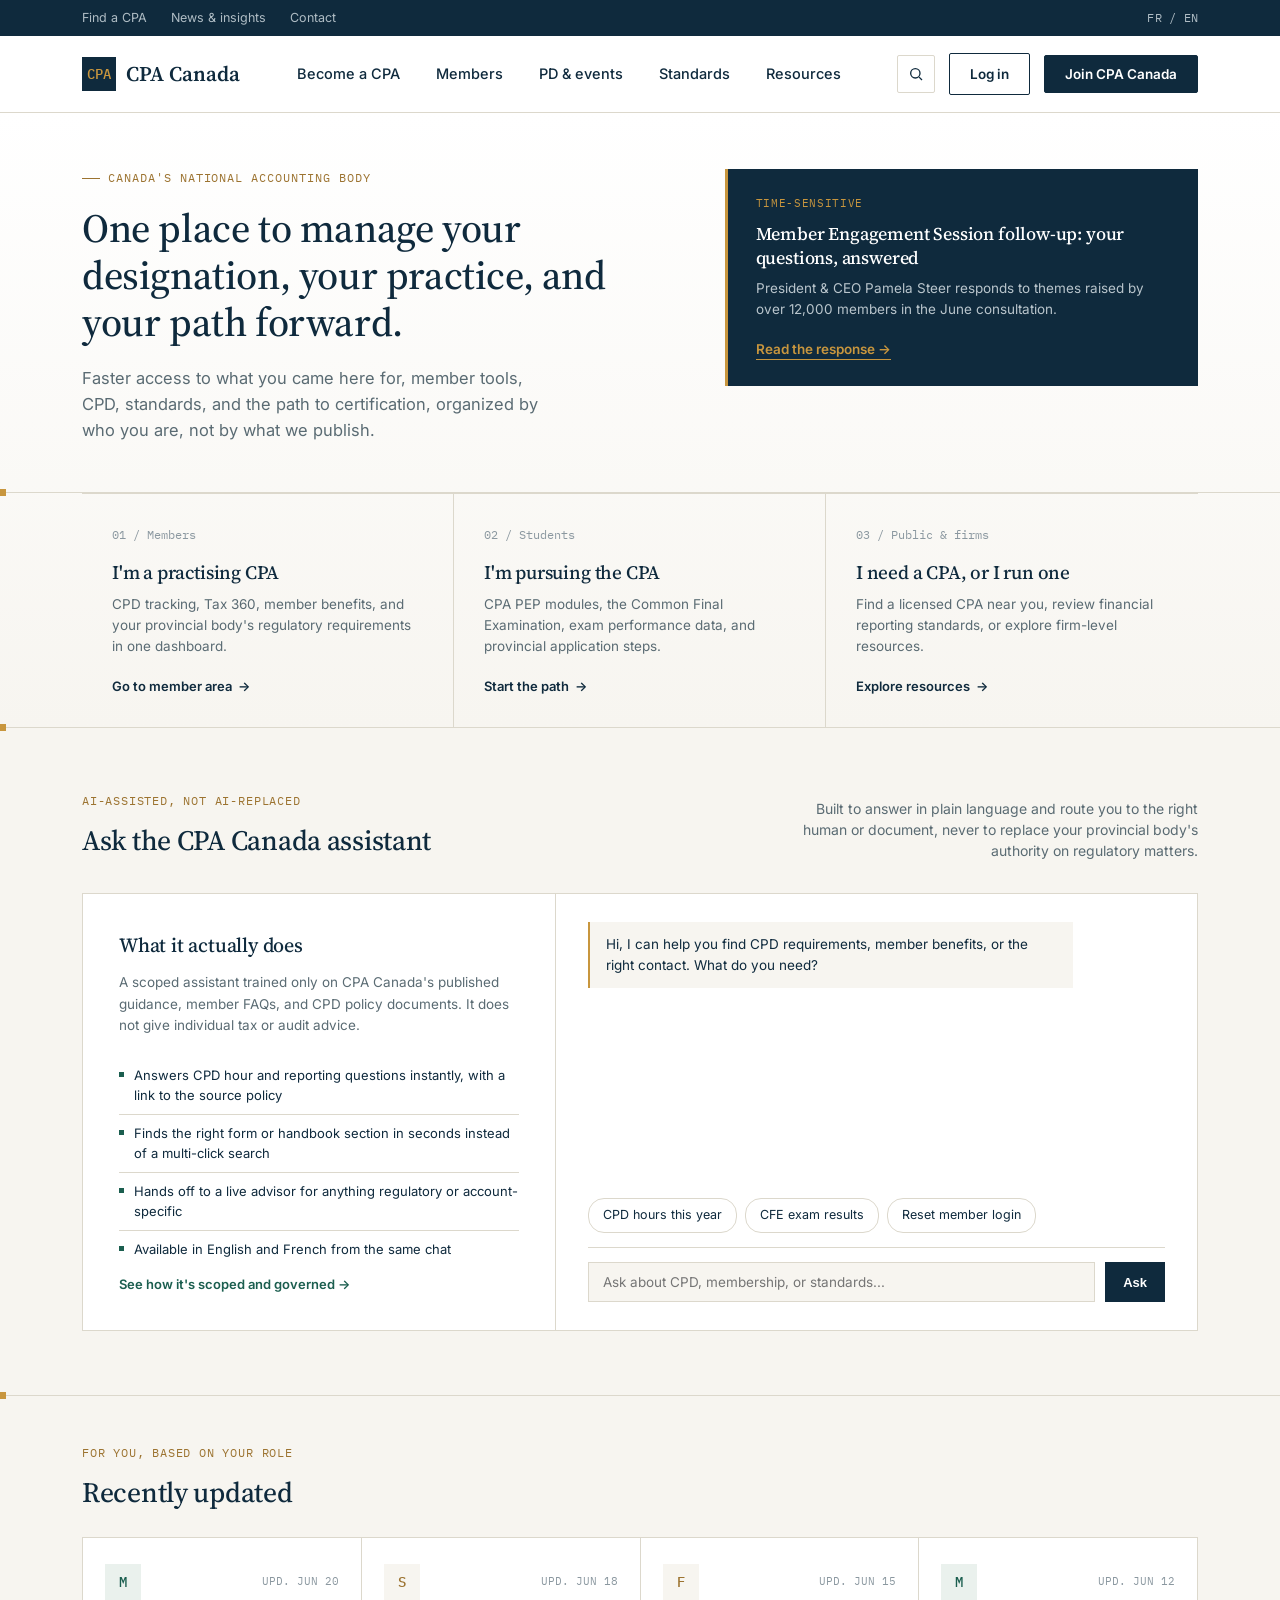
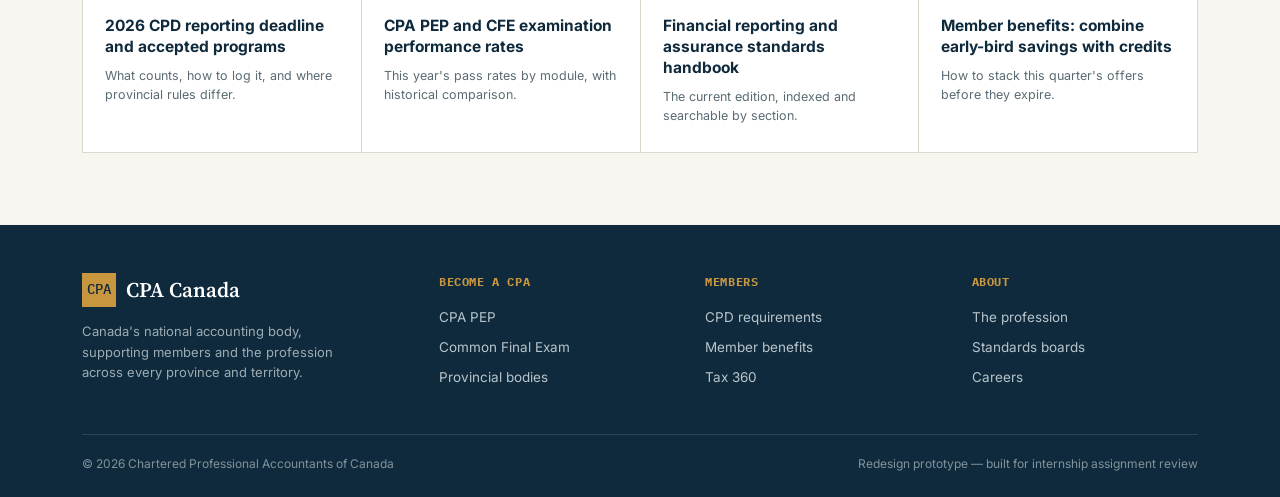
<file: index.html>
<!DOCTYPE html>
<html lang="en">
<head>
<meta charset="UTF-8">
<meta name="viewport" content="width=device-width, initial-scale=1.0">
<title>CPA Canada — Redesign Prototype</title>
<link rel="preconnect" href="https://fonts.googleapis.com">
<link rel="preconnect" href="https://fonts.gstatic.com" crossorigin>
<link href="https://fonts.googleapis.com/css2?family=Source+Serif+4:opsz,wght@8..60,400;8..60,500;8..60,600&family=Inter:wght@400;500;600;700&family=IBM+Plex+Mono:wght@400;500&display=swap" rel="stylesheet">
<link rel="stylesheet" href="css/main.css">
</head>
<body>

<div class="util-bar">
  <div class="wrap">
    <div class="util-links">
      <a href="find-a-cpa.html">Find a CPA</a>
      <a href="#">News &amp; insights</a>
      <a href="#">Contact</a>
    </div>
    <a href="#" class="lang-toggle">FR / EN</a>
  </div>
</div>

<header class="main">
  <div class="wrap nav-row">
    <a href="index.html" class="logo">
      <span class="mark">CPA</span>
      CPA Canada
    </a>
    <nav class="primary">
      <a href="#">Become a CPA</a>
      <a href="login.html">Members</a>
      <a href="#">PD &amp; events</a>
      <a href="#">Standards</a>
      <a href="find-a-cpa.html">Resources</a>
    </nav>
    <div class="header-actions">
      <button class="search-icon-btn" aria-label="Search">
        <svg width="16" height="16" viewBox="0 0 24 24" fill="none" stroke="#0F2A3D" stroke-width="2"><circle cx="11" cy="11" r="7"/><line x1="21" y1="21" x2="16.65" y2="16.65"/></svg>
      </button>
      <a href="login.html" class="btn">Log in</a>
      <button class="btn solid">Join CPA Canada</button>
    </div>
  </div>
</header>

<section class="hero">
  <div class="wrap">
    <div class="hero-top">
      <div>
        <span class="hero-eyebrow">Canada's national accounting body</span>
        <h1>One place to manage your designation, your practice, and your path forward.</h1>
        <p class="lede">Faster access to what you came here for, member tools, CPD, standards, and the path to certification, organized by who you are, not by what we publish.</p>
      </div>
      <div class="urgent-card">
        <span class="tag">Time-sensitive</span>
        <h3>Member Engagement Session follow-up: your questions, answered</h3>
        <p>President &amp; CEO Pamela Steer responds to themes raised by over 12,000 members in the June consultation.</p>
        <a href="#" class="inline-link">Read the response →</a>
      </div>
    </div>
  </div>
  <div class="ledger"></div>
  <div class="wrap">
    <div class="router">
      <a href="login.html" class="router-card" style="text-decoration:none;">
        <span class="num">01 / Members</span>
        <h3>I'm a practising CPA</h3>
        <p>CPD tracking, Tax 360, member benefits, and your provincial body's regulatory requirements in one dashboard.</p>
        <span class="go">Go to member area <span class="arrow">→</span></span>
      </a>
      <a href="#" class="router-card" style="text-decoration:none;">
        <span class="num">02 / Students</span>
        <h3>I'm pursuing the CPA</h3>
        <p>CPA PEP modules, the Common Final Examination, exam performance data, and provincial application steps.</p>
        <span class="go">Start the path <span class="arrow">→</span></span>
      </a>
      <a href="find-a-cpa.html" class="router-card" style="text-decoration:none;">
        <span class="num">03 / Public &amp; firms</span>
        <h3>I need a CPA, or I run one</h3>
        <p>Find a licensed CPA near you, review financial reporting standards, or explore firm-level resources.</p>
        <span class="go">Explore resources <span class="arrow">→</span></span>
      </a>
    </div>
  </div>
</section>

<div class="ledger"></div>

<section class="ai-section">
  <div class="wrap">
    <div class="section-head reveal">
      <div>
        <span class="label">AI-assisted, not AI-replaced</span>
        <h2>Ask the CPA Canada assistant</h2>
      </div>
      <p>Built to answer in plain language and route you to the right human or document, never to replace your provincial body's authority on regulatory matters.</p>
    </div>
    <div class="ai-demo reveal">
      <div class="ai-demo-left">
        <div>
          <h3>What it actually does</h3>
          <p>A scoped assistant trained only on CPA Canada's published guidance, member FAQs, and CPD policy documents. It does not give individual tax or audit advice.</p>
          <ul class="ai-feature-list">
            <li><span class="dot"></span>Answers CPD hour and reporting questions instantly, with a link to the source policy</li>
            <li><span class="dot"></span>Finds the right form or handbook section in seconds instead of a multi-click search</li>
            <li><span class="dot"></span>Hands off to a live advisor for anything regulatory or account-specific</li>
            <li><span class="dot"></span>Available in English and French from the same chat</li>
          </ul>
        </div>
        <a href="#" class="inline-link" style="color:var(--ledger-green); font-size:13px; font-weight:600;">See how it's scoped and governed →</a>
      </div>
      <div class="ai-demo-right">
        <div class="chat-window" id="chatWindow">
          <div class="chat-msg bot">Hi, I can help you find CPD requirements, member benefits, or the right contact. What do you need?</div>
        </div>
        <div class="chat-suggestions">
          <div class="chip" data-q="How many CPD hours do I need this year?">CPD hours this year</div>
          <div class="chip" data-q="Where do I find the CFE exam results?">CFE exam results</div>
          <div class="chip" data-q="How do I reset my member login?">Reset member login</div>
        </div>
        <div class="chat-input-row">
          <input type="text" id="chatInput" placeholder="Ask about CPD, membership, or standards...">
          <button id="chatSend">Ask</button>
        </div>
      </div>
    </div>
  </div>
</section>

<div class="ledger"></div>

<section class="resources">
  <div class="wrap" style="padding-top:48px;">
    <div class="section-head reveal" style="margin-bottom:24px;">
      <div>
        <span class="label">For you, based on your role</span>
        <h2>Recently updated</h2>
      </div>
    </div>
  </div>
  <div class="wrap">
    <div class="res-grid reveal">
      <div class="res-card member">
        <div class="tag-row">
          <div class="icon-box">M</div>
          <span class="updated">UPD. JUN 20</span>
        </div>
        <h4>2026 CPD reporting deadline and accepted programs</h4>
        <p>What counts, how to log it, and where provincial rules differ.</p>
      </div>
      <div class="res-card">
        <div class="tag-row">
          <div class="icon-box">S</div>
          <span class="updated">UPD. JUN 18</span>
        </div>
        <h4>CPA PEP and CFE examination performance rates</h4>
        <p>This year's pass rates by module, with historical comparison.</p>
      </div>
      <div class="res-card">
        <div class="tag-row">
          <div class="icon-box">F</div>
          <span class="updated">UPD. JUN 15</span>
        </div>
        <h4>Financial reporting and assurance standards handbook</h4>
        <p>The current edition, indexed and searchable by section.</p>
      </div>
      <div class="res-card member">
        <div class="tag-row">
          <div class="icon-box">M</div>
          <span class="updated">UPD. JUN 12</span>
        </div>
        <h4>Member benefits: combine early-bird savings with credits</h4>
        <p>How to stack this quarter's offers before they expire.</p>
      </div>
    </div>
  </div>
</section>

<footer>
  <div class="wrap">
    <div class="footer-grid">
      <div>
        <div class="logo" style="color:#fff; margin-bottom:14px;">
          <span class="mark" style="background:var(--brass); color:var(--navy);">CPA</span>
          CPA Canada
        </div>
        <p style="font-size:13px; line-height:1.6; color:#9DACB3; max-width:260px;">Canada's national accounting body, supporting members and the profession across every province and territory.</p>
      </div>
      <div>
        <h5>Become a CPA</h5>
        <ul><li><a href="#">CPA PEP</a></li><li><a href="#">Common Final Exam</a></li><li><a href="#">Provincial bodies</a></li></ul>
      </div>
      <div>
        <h5>Members</h5>
        <ul><li><a href="login.html">CPD requirements</a></li><li><a href="login.html">Member benefits</a></li><li><a href="login.html">Tax 360</a></li></ul>
      </div>
      <div>
        <h5>About</h5>
        <ul><li><a href="#">The profession</a></li><li><a href="#">Standards boards</a></li><li><a href="#">Careers</a></li></ul>
      </div>
    </div>
    <div class="bottom-row">
      <span>© 2026 Chartered Professional Accountants of Canada</span>
      <span>Redesign prototype — built for internship assignment review</span>
    </div>
  </div>
</footer>

<script src="js/common.js"></script>
<script src="js/chat.js"></script>
</body>
</html>
</file>
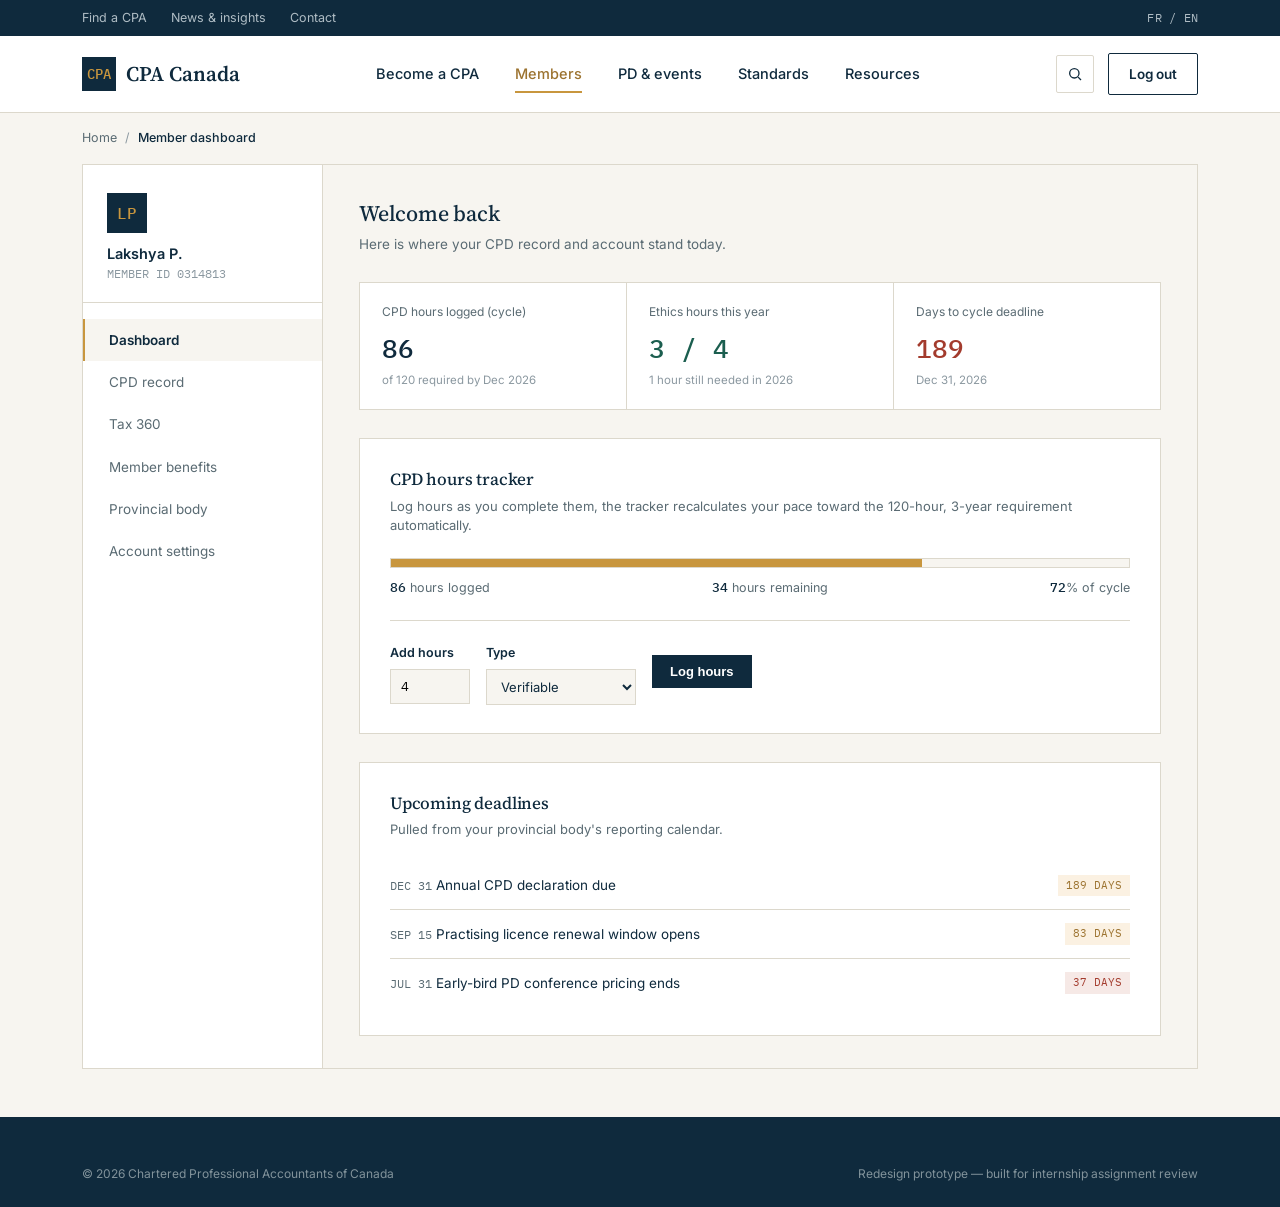
<file: dashboard.html>
<!DOCTYPE html>
<html lang="en">
<head>
<meta charset="UTF-8">
<meta name="viewport" content="width=device-width, initial-scale=1.0">
<title>Member dashboard — CPA Canada</title>
<link rel="preconnect" href="https://fonts.googleapis.com">
<link rel="preconnect" href="https://fonts.gstatic.com" crossorigin>
<link href="https://fonts.googleapis.com/css2?family=Source+Serif+4:opsz,wght@8..60,400;8..60,500;8..60,600&family=Inter:wght@400;500;600;700&family=IBM+Plex+Mono:wght@400;500&display=swap" rel="stylesheet">
<link rel="stylesheet" href="css/main.css">
</head>
<body>

<div class="util-bar">
  <div class="wrap">
    <div class="util-links">
      <a href="find-a-cpa.html">Find a CPA</a>
      <a href="#">News &amp; insights</a>
      <a href="#">Contact</a>
    </div>
    <a href="#" class="lang-toggle">FR / EN</a>
  </div>
</div>

<header class="main">
  <div class="wrap nav-row">
    <a href="index.html" class="logo">
      <span class="mark">CPA</span>
      CPA Canada
    </a>
    <nav class="primary">
      <a href="index.html#">Become a CPA</a>
      <a href="dashboard.html" class="active">Members</a>
      <a href="#">PD &amp; events</a>
      <a href="#">Standards</a>
      <a href="find-a-cpa.html">Resources</a>
    </nav>
    <div class="header-actions">
      <button class="search-icon-btn" aria-label="Search">
        <svg width="16" height="16" viewBox="0 0 24 24" fill="none" stroke="#0F2A3D" stroke-width="2"><circle cx="11" cy="11" r="7"/><line x1="21" y1="21" x2="16.65" y2="16.65"/></svg>
      </button>
      <a href="index.html" class="btn">Log out</a>
    </div>
  </div>
</header>

<div class="wrap">
  <div class="breadcrumb">
    <a href="index.html">Home</a><span class="sep">/</span><span class="current">Member dashboard</span>
  </div>
</div>

<div class="wrap">
  <div class="dash-shell" style="border:1px solid var(--line); margin-bottom:48px;">
    <aside class="dash-sidebar">
      <div class="who">
        <div class="avatar">LP</div>
        <div class="name">Lakshya P.</div>
        <div class="id">MEMBER ID 0314813</div>
      </div>
      <ul class="dash-nav">
        <li><a href="#" class="active">Dashboard</a></li>
        <li><a href="#">CPD record</a></li>
        <li><a href="#">Tax 360</a></li>
        <li><a href="#">Member benefits</a></li>
        <li><a href="#">Provincial body</a></li>
        <li><a href="#">Account settings</a></li>
      </ul>
    </aside>
    <main class="dash-main">
      <h2>Welcome back</h2>
      <p class="sub">Here is where your CPD record and account stand today.</p>

      <div class="stat-row">
        <div class="stat-card">
          <div class="label">CPD hours logged (cycle)</div>
          <div class="val" id="statLogged">86</div>
          <div class="delta">of 120 required by Dec 2026</div>
        </div>
        <div class="stat-card">
          <div class="label">Ethics hours this year</div>
          <div class="val good">3 / 4</div>
          <div class="delta">1 hour still needed in 2026</div>
        </div>
        <div class="stat-card">
          <div class="label">Days to cycle deadline</div>
          <div class="val warn">189</div>
          <div class="delta">Dec 31, 2026</div>
        </div>
      </div>

      <div class="cpd-panel">
        <h3>CPD hours tracker</h3>
        <p class="sub">Log hours as you complete them, the tracker recalculates your pace toward the 120-hour, 3-year requirement automatically.</p>

        <div class="cpd-bar-track">
          <div class="cpd-bar-fill" id="cpdBarFill" style="width:0%;"></div>
        </div>
        <div class="cpd-meta-row">
          <span><span class="mono" id="cpdLoggedLabel">86</span> hours logged</span>
          <span><span class="mono" id="cpdRemainingLabel">34</span> hours remaining</span>
          <span><span class="mono" id="cpdPctLabel">72</span>% of cycle</span>
        </div>

        <div class="cpd-controls">
          <div>
            <label for="hoursInput">Add hours</label><br>
            <input type="number" id="hoursInput" min="0" max="200" value="4" style="margin-top:6px;">
          </div>
          <div>
            <label for="hoursType">Type</label><br>
            <select id="hoursType" style="margin-top:6px;">
              <option value="verifiable">Verifiable</option>
              <option value="ethics">Ethics (verifiable)</option>
              <option value="unverifiable">Unverifiable</option>
            </select>
          </div>
          <button id="logHoursBtn">Log hours</button>
        </div>
        <div class="cpd-status-msg" id="cpdStatusMsg"></div>
      </div>

      <div class="cpd-panel" style="margin-bottom:0;">
        <h3>Upcoming deadlines</h3>
        <p class="sub">Pulled from your provincial body's reporting calendar.</p>
        <ul class="deadline-list">
          <li>
            <span><span class="ddate">DEC 31</span> Annual CPD declaration due</span>
            <span class="badge upcoming">189 days</span>
          </li>
          <li>
            <span><span class="ddate">SEP 15</span> Practising licence renewal window opens</span>
            <span class="badge upcoming">83 days</span>
          </li>
          <li>
            <span><span class="ddate">JUL 31</span> Early-bird PD conference pricing ends</span>
            <span class="badge urgent">37 days</span>
          </li>
        </ul>
      </div>
    </main>
  </div>
</div>

<footer>
  <div class="wrap">
    <div class="bottom-row" style="border-top:none; padding-top:0;">
      <span>© 2026 Chartered Professional Accountants of Canada</span>
      <span>Redesign prototype — built for internship assignment review</span>
    </div>
  </div>
</footer>

<script src="js/common.js"></script>
<script>
  (function () {
    var REQUIRED = 120;
    var logged = 86;

    var barFill = document.getElementById('cpdBarFill');
    var loggedLabel = document.getElementById('cpdLoggedLabel');
    var remainingLabel = document.getElementById('cpdRemainingLabel');
    var pctLabel = document.getElementById('cpdPctLabel');
    var statLogged = document.getElementById('statLogged');
    var statusMsg = document.getElementById('cpdStatusMsg');

    function render(animate) {
      var pct = Math.min(100, Math.round((logged / REQUIRED) * 100));
      var remaining = Math.max(0, REQUIRED - logged);

      loggedLabel.textContent = logged;
      remainingLabel.textContent = remaining;
      pctLabel.textContent = pct;
      statLogged.textContent = logged;

      barFill.classList.remove('warn', 'danger');
      if (pct < 50) barFill.classList.add('danger');
      else if (pct < 85) barFill.classList.add('warn');

      requestAnimationFrame(function () {
        barFill.style.width = pct + '%';
      });
    }

    render(false);

    document.getElementById('logHoursBtn').addEventListener('click', function () {
      var input = document.getElementById('hoursInput');
      var type = document.getElementById('hoursType').value;
      var add = parseFloat(input.value);

      if (isNaN(add) || add <= 0) {
        statusMsg.className = 'cpd-status-msg show danger';
        statusMsg.textContent = 'Enter a positive number of hours to log.';
        return;
      }

      logged = Math.min(REQUIRED + 40, logged + add);
      render(true);

      var pct = Math.round((logged / REQUIRED) * 100);
      statusMsg.classList.remove('ok', 'warn', 'danger');
      statusMsg.classList.add('show');

      if (type === 'unverifiable' && add > 60) {
        statusMsg.classList.add('warn');
        statusMsg.textContent = 'Logged ' + add + ' unverifiable hours. Note: unverifiable hours are capped at 60 per 3-year cycle by most provincial bodies, check yours before relying on this total.';
      } else if (pct >= 100) {
        statusMsg.classList.add('ok');
        statusMsg.textContent = 'Logged ' + add + ' ' + type + ' hours. You have now met your 120-hour requirement for this cycle.';
      } else if (pct >= 85) {
        statusMsg.classList.add('ok');
        statusMsg.textContent = 'Logged ' + add + ' ' + type + ' hours. You are on track, ' + (REQUIRED - logged) + ' hours remain before Dec 31, 2026.';
      } else {
        statusMsg.classList.add('warn');
        statusMsg.textContent = 'Logged ' + add + ' ' + type + ' hours. ' + (REQUIRED - logged) + ' hours still remain, plan ahead of the Dec 31, 2026 deadline.';
      }
    });
  })();
</script>
</body>
</html>
</file>
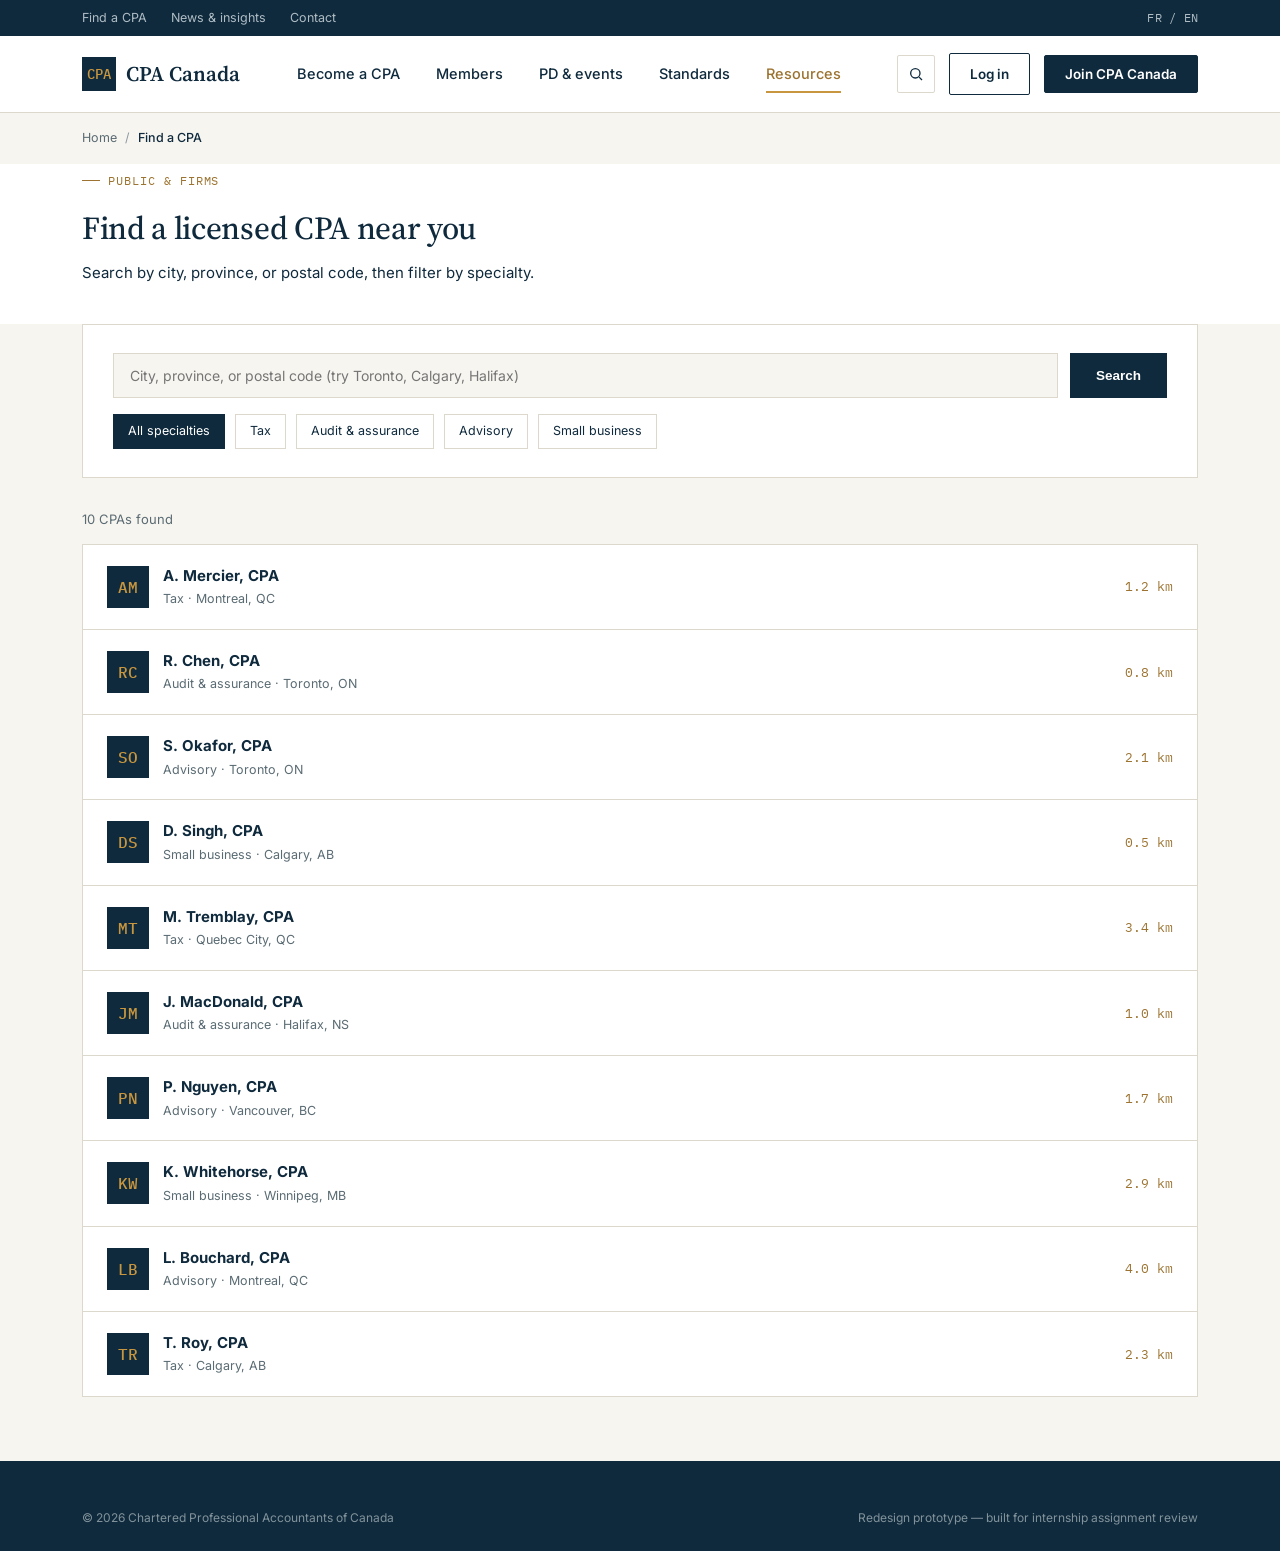
<file: find-a-cpa.html>
<!DOCTYPE html>
<html lang="en">
<head>
<meta charset="UTF-8">
<meta name="viewport" content="width=device-width, initial-scale=1.0">
<title>Find a CPA — CPA Canada</title>
<link rel="preconnect" href="https://fonts.googleapis.com">
<link rel="preconnect" href="https://fonts.gstatic.com" crossorigin>
<link href="https://fonts.googleapis.com/css2?family=Source+Serif+4:opsz,wght@8..60,400;8..60,500;8..60,600&family=Inter:wght@400;500;600;700&family=IBM+Plex+Mono:wght@400;500&display=swap" rel="stylesheet">
<link rel="stylesheet" href="css/main.css">
</head>
<body>

<div class="util-bar">
  <div class="wrap">
    <div class="util-links">
      <a href="find-a-cpa.html">Find a CPA</a>
      <a href="#">News &amp; insights</a>
      <a href="#">Contact</a>
    </div>
    <a href="#" class="lang-toggle">FR / EN</a>
  </div>
</div>

<header class="main">
  <div class="wrap nav-row">
    <a href="index.html" class="logo">
      <span class="mark">CPA</span>
      CPA Canada
    </a>
    <nav class="primary">
      <a href="index.html#">Become a CPA</a>
      <a href="login.html">Members</a>
      <a href="#">PD &amp; events</a>
      <a href="#">Standards</a>
      <a href="find-a-cpa.html" class="active">Resources</a>
    </nav>
    <div class="header-actions">
      <button class="search-icon-btn" aria-label="Search">
        <svg width="16" height="16" viewBox="0 0 24 24" fill="none" stroke="#0F2A3D" stroke-width="2"><circle cx="11" cy="11" r="7"/><line x1="21" y1="21" x2="16.65" y2="16.65"/></svg>
      </button>
      <a href="login.html" class="btn">Log in</a>
      <button class="btn solid">Join CPA Canada</button>
    </div>
  </div>
</header>

<div class="wrap">
  <div class="breadcrumb">
    <a href="index.html">Home</a><span class="sep">/</span><span class="current">Find a CPA</span>
  </div>
</div>

<section class="page-hero">
  <div class="wrap">
    <span class="hero-eyebrow">Public &amp; firms</span>
    <h1>Find a licensed CPA near you</h1>
    <p class="lede">Search by city, province, or postal code, then filter by specialty.</p>
  </div>
</section>

<div class="wrap" style="padding-bottom:64px;">
  <div class="search-panel">
    <div class="search-row">
      <input type="text" id="searchInput" placeholder="City, province, or postal code (try Toronto, Calgary, Halifax)">
      <button id="searchBtn">Search</button>
    </div>
    <div class="filter-row" id="filterRow">
      <div class="filter-chip active" data-filter="all">All specialties</div>
      <div class="filter-chip" data-filter="tax">Tax</div>
      <div class="filter-chip" data-filter="audit">Audit &amp; assurance</div>
      <div class="filter-chip" data-filter="advisory">Advisory</div>
      <div class="filter-chip" data-filter="smallbusiness">Small business</div>
    </div>
  </div>

  <div id="resultsCount" style="font-size:13px; color:var(--slate); margin-bottom:14px;"></div>
  <div class="cpa-results" id="resultsList"></div>
</div>

<footer>
  <div class="wrap">
    <div class="bottom-row" style="border-top:none; padding-top:0;">
      <span>© 2026 Chartered Professional Accountants of Canada</span>
      <span>Redesign prototype — built for internship assignment review</span>
    </div>
  </div>
</footer>

<script src="js/common.js"></script>
<script>
  (function () {
    var cpas = [
      { name: 'A. Mercier, CPA', city: 'Montreal', province: 'QC', specialty: 'tax', label: 'Tax', dist: '1.2 km' },
      { name: 'R. Chen, CPA', city: 'Toronto', province: 'ON', specialty: 'audit', label: 'Audit & assurance', dist: '0.8 km' },
      { name: 'S. Okafor, CPA', city: 'Toronto', province: 'ON', specialty: 'advisory', label: 'Advisory', dist: '2.1 km' },
      { name: 'D. Singh, CPA', city: 'Calgary', province: 'AB', specialty: 'smallbusiness', label: 'Small business', dist: '0.5 km' },
      { name: 'M. Tremblay, CPA', city: 'Quebec City', province: 'QC', specialty: 'tax', label: 'Tax', dist: '3.4 km' },
      { name: 'J. MacDonald, CPA', city: 'Halifax', province: 'NS', specialty: 'audit', label: 'Audit & assurance', dist: '1.0 km' },
      { name: 'P. Nguyen, CPA', city: 'Vancouver', province: 'BC', specialty: 'advisory', label: 'Advisory', dist: '1.7 km' },
      { name: 'K. Whitehorse, CPA', city: 'Winnipeg', province: 'MB', specialty: 'smallbusiness', label: 'Small business', dist: '2.9 km' },
      { name: 'L. Bouchard, CPA', city: 'Montreal', province: 'QC', specialty: 'advisory', label: 'Advisory', dist: '4.0 km' },
      { name: 'T. Roy, CPA', city: 'Calgary', province: 'AB', specialty: 'tax', label: 'Tax', dist: '2.3 km' }
    ];

    var activeFilter = 'all';
    var query = '';

    function initials(name) {
      var parts = name.replace(', CPA', '').split(' ');
      return (parts[0][0] + (parts[1] ? parts[1][0] : '')).toUpperCase();
    }

    function render() {
      var list = document.getElementById('resultsList');
      var count = document.getElementById('resultsCount');
      var q = query.trim().toLowerCase();

      var filtered = cpas.filter(function (c) {
        var matchesFilter = activeFilter === 'all' || c.specialty === activeFilter;
        var matchesQuery = q === '' || c.city.toLowerCase().indexOf(q) !== -1 || c.province.toLowerCase().indexOf(q) !== -1;
        return matchesFilter && matchesQuery;
      });

      count.textContent = filtered.length + (filtered.length === 1 ? ' CPA found' : ' CPAs found');

      if (filtered.length === 0) {
        list.innerHTML = '<div class="empty-state">No CPAs match that search. Try a different city or clear the specialty filter.</div>';
        return;
      }

      list.innerHTML = filtered.map(function (c) {
        return '<div class="cpa-result">' +
          '<div class="who">' +
            '<div class="avatar">' + initials(c.name) + '</div>' +
            '<div>' +
              '<h4>' + c.name + '</h4>' +
              '<div class="meta">' + c.label + ' &middot; ' + c.city + ', ' + c.province + '</div>' +
            '</div>' +
          '</div>' +
          '<div class="dist">' + c.dist + '</div>' +
        '</div>';
      }).join('');
    }

    document.getElementById('searchBtn').addEventListener('click', function () {
      query = document.getElementById('searchInput').value;
      render();
    });
    document.getElementById('searchInput').addEventListener('keypress', function (e) {
      if (e.key === 'Enter') { query = e.target.value; render(); }
    });
    document.getElementById('filterRow').addEventListener('click', function (e) {
      var chip = e.target.closest('.filter-chip');
      if (!chip) return;
      document.querySelectorAll('.filter-chip').forEach(function (c) { c.classList.remove('active'); });
      chip.classList.add('active');
      activeFilter = chip.getAttribute('data-filter');
      render();
    });

    render();
  })();
</script>
</body>
</html>
</file>
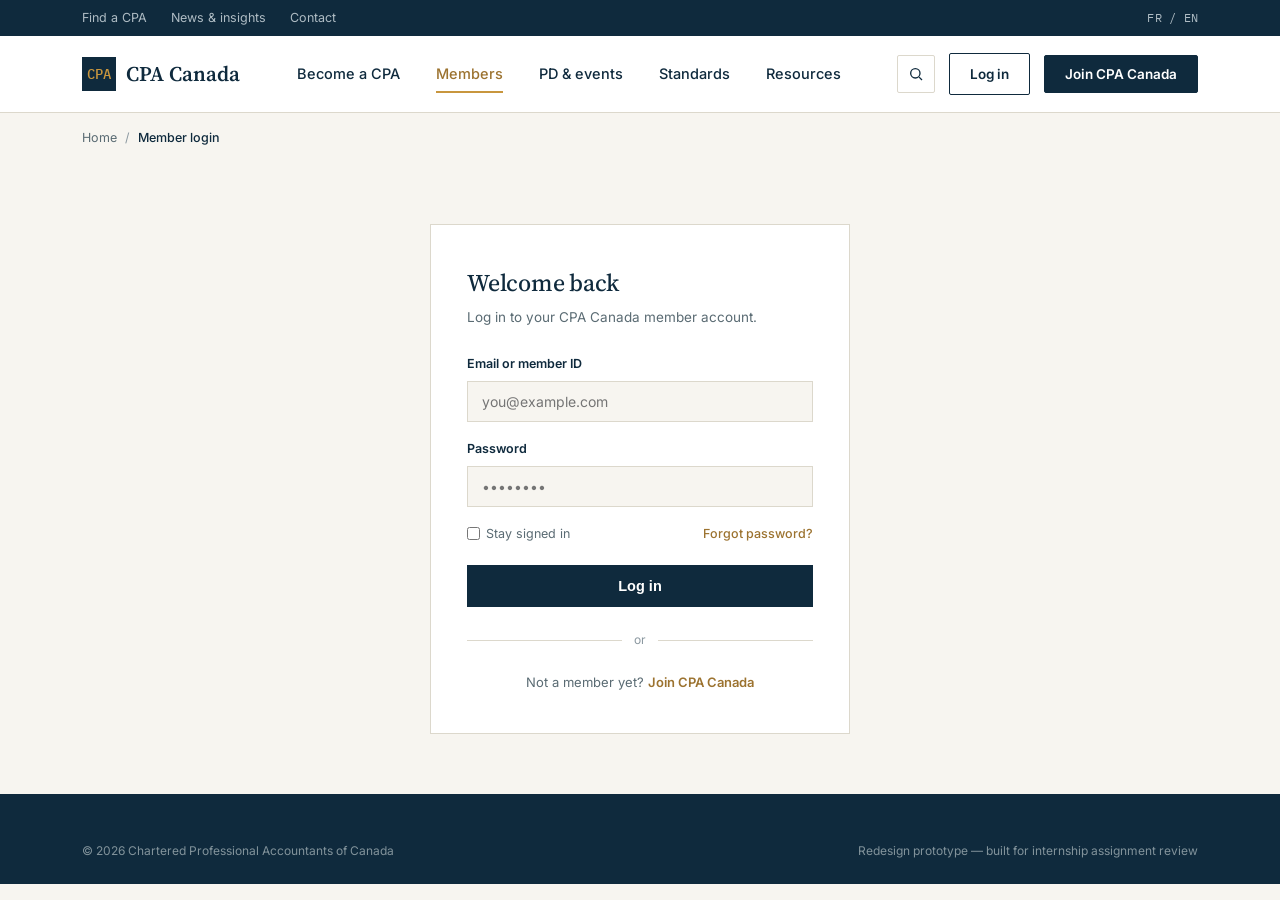
<file: login.html>
<!DOCTYPE html>
<html lang="en">
<head>
<meta charset="UTF-8">
<meta name="viewport" content="width=device-width, initial-scale=1.0">
<title>Member login — CPA Canada</title>
<link rel="preconnect" href="https://fonts.googleapis.com">
<link rel="preconnect" href="https://fonts.gstatic.com" crossorigin>
<link href="https://fonts.googleapis.com/css2?family=Source+Serif+4:opsz,wght@8..60,400;8..60,500;8..60,600&family=Inter:wght@400;500;600;700&family=IBM+Plex+Mono:wght@400;500&display=swap" rel="stylesheet">
<link rel="stylesheet" href="css/main.css">
</head>
<body>

<div class="util-bar">
  <div class="wrap">
    <div class="util-links">
      <a href="find-a-cpa.html">Find a CPA</a>
      <a href="#">News &amp; insights</a>
      <a href="#">Contact</a>
    </div>
    <a href="#" class="lang-toggle">FR / EN</a>
  </div>
</div>

<header class="main">
  <div class="wrap nav-row">
    <a href="index.html" class="logo">
      <span class="mark">CPA</span>
      CPA Canada
    </a>
    <nav class="primary">
      <a href="index.html#">Become a CPA</a>
      <a href="login.html" class="active">Members</a>
      <a href="#">PD &amp; events</a>
      <a href="#">Standards</a>
      <a href="find-a-cpa.html">Resources</a>
    </nav>
    <div class="header-actions">
      <button class="search-icon-btn" aria-label="Search">
        <svg width="16" height="16" viewBox="0 0 24 24" fill="none" stroke="#0F2A3D" stroke-width="2"><circle cx="11" cy="11" r="7"/><line x1="21" y1="21" x2="16.65" y2="16.65"/></svg>
      </button>
      <a href="login.html" class="btn">Log in</a>
      <button class="btn solid">Join CPA Canada</button>
    </div>
  </div>
</header>

<div class="wrap">
  <div class="breadcrumb">
    <a href="index.html">Home</a><span class="sep">/</span><span class="current">Member login</span>
  </div>
</div>

<div class="wrap">
  <div class="login-wrap">
    <div class="login-card">
      <h2>Welcome back</h2>
      <p class="sub">Log in to your CPA Canada member account.</p>
      <form id="loginForm" novalidate>
        <div class="field" id="emailField">
          <label for="email">Email or member ID</label>
          <input type="text" id="email" placeholder="you@example.com" autocomplete="username">
          <div class="field-err">Enter your email or member ID to continue.</div>
        </div>
        <div class="field" id="passField">
          <label for="password">Password</label>
          <input type="password" id="password" placeholder="••••••••" autocomplete="current-password">
          <div class="field-err">Enter your password.</div>
        </div>
        <div class="login-row">
          <label style="display:flex; align-items:center; gap:6px; color:var(--slate);">
            <input type="checkbox" style="width:auto;"> Stay signed in
          </label>
          <a href="#">Forgot password?</a>
        </div>
        <button type="submit" class="login-submit">Log in</button>
      </form>
      <div class="login-divider">or</div>
      <p class="login-foot">Not a member yet? <a href="#" style="color:var(--brass-dark); font-weight:600;">Join CPA Canada</a></p>
    </div>
  </div>
</div>

<footer>
  <div class="wrap">
    <div class="bottom-row" style="border-top:none; padding-top:0;">
      <span>© 2026 Chartered Professional Accountants of Canada</span>
      <span>Redesign prototype — built for internship assignment review</span>
    </div>
  </div>
</footer>

<script src="js/common.js"></script>
<script>
  document.getElementById('loginForm').addEventListener('submit', function (e) {
    e.preventDefault();
    var emailField = document.getElementById('emailField');
    var passField = document.getElementById('passField');
    var email = document.getElementById('email').value.trim();
    var pass = document.getElementById('password').value.trim();
    emailField.classList.toggle('has-err', email.length === 0);
    passField.classList.toggle('has-err', pass.length === 0);
    if (email.length > 0 && pass.length > 0) {
      window.location.href = 'dashboard.html';
    }
  });
</script>
</body>
</html>
</file>
<file: css/main.css>
:root{
  --navy:#0F2A3D;
  --navy-light:#1B3D54;
  --paper:#F7F5F0;
  --white:#FFFFFF;
  --brass:#C8963E;
  --brass-dark:#9C7330;
  --ledger-green:#1B5E4F;
  --ledger-green-light:#EAF1ED;
  --slate:#5A6B73;
  --slate-light:#8B98A0;
  --line:#DCD8CC;
  --red:#A33B2D;
  --red-light:#F6E9E6;
  --max:1180px;
}
*{margin:0;padding:0;box-sizing:border-box;}
html{scroll-behavior:smooth;}
body{
  font-family:'Inter',sans-serif;
  background:var(--paper);
  color:var(--navy);
  line-height:1.5;
  -webkit-font-smoothing:antialiased;
}
.wrap{max-width:var(--max);margin:0 auto;padding:0 32px;}
h1,h2,h3{font-family:'Source Serif 4',serif;font-weight:500;letter-spacing:-0.01em;}
a{color:inherit;text-decoration:none;}
.mono{font-family:'IBM Plex Mono',monospace;}

/* page load fade */
body{animation:pageIn .45s ease both;}
@keyframes pageIn{from{opacity:0; transform:translateY(6px);} to{opacity:1; transform:translateY(0);}}

/* scroll reveal */
.reveal{opacity:0; transform:translateY(16px); transition:opacity .55s ease, transform .55s ease;}
.reveal.is-visible{opacity:1; transform:translateY(0);}

/* ledger line motif */
.ledger{position:relative; height:1px; background:var(--line); margin:0;}
.ledger::after{content:''; position:absolute; left:0; top:-3px; width:6px; height:7px; background:var(--brass);}

/* ---------- TOP UTILITY BAR ---------- */
.util-bar{background:var(--navy); color:#CBD6DC; font-size:12.5px;}
.util-bar .wrap{display:flex; justify-content:space-between; align-items:center; height:36px;}
.util-bar a{opacity:0.85; transition:opacity .15s;}
.util-bar a:hover{opacity:1; color:var(--brass);}
.util-links{display:flex; gap:24px;}
.lang-toggle{font-family:'IBM Plex Mono',monospace; font-size:11.5px; letter-spacing:0.02em;}

/* ---------- MAIN HEADER / NAV ---------- */
header.main{background:var(--white); border-bottom:1px solid var(--line); position:sticky; top:0; z-index:50; transition:box-shadow .2s;}
header.main.scrolled{box-shadow:0 2px 14px rgba(15,42,61,0.08);}
.nav-row{display:flex; align-items:center; justify-content:space-between; height:76px;}
.logo{display:flex; align-items:center; gap:10px; font-family:'Source Serif 4',serif; font-weight:600; font-size:21px; color:var(--navy);}
.logo .mark{width:34px;height:34px; background:var(--navy); color:var(--brass); display:flex;align-items:center;justify-content:center; font-family:'IBM Plex Mono',monospace;font-size:14px;font-weight:500; flex-shrink:0;}
nav.primary{display:flex; gap:36px;}
nav.primary a{font-size:14.5px; font-weight:500; color:var(--navy); padding:8px 0; position:relative;}
nav.primary a.active{color:var(--brass-dark);}
nav.primary a::after{content:''; position:absolute; left:0; right:0; bottom:0; height:2px; background:var(--brass); transform:scaleX(0); transition:transform .15s ease;}
nav.primary a:hover::after, nav.primary a.active::after{transform:scaleX(1);}
.header-actions{display:flex; align-items:center; gap:14px;}
.btn{font-family:'Inter',sans-serif; font-size:13.5px; font-weight:600; padding:10px 20px; border-radius:2px; cursor:pointer; border:1px solid var(--navy); background:transparent; color:var(--navy); transition:all .15s ease;}
.btn:hover{background:var(--navy); color:var(--white);}
.btn.solid{background:var(--navy); color:var(--white); border-color:var(--navy);}
.btn.solid:hover{background:var(--navy-light);}
.search-icon-btn{width:38px;height:38px;border-radius:2px;border:1px solid var(--line); display:flex;align-items:center;justify-content:center;cursor:pointer; background:none; transition:border-color .15s;}
.search-icon-btn:hover{border-color:var(--navy);}

/* ---------- BREADCRUMB ---------- */
.breadcrumb{font-size:12.5px; color:var(--slate); padding:16px 0; display:flex; gap:8px; align-items:center;}
.breadcrumb a{color:var(--slate); transition:color .15s;}
.breadcrumb a:hover{color:var(--brass-dark);}
.breadcrumb .sep{color:var(--slate-light);}
.breadcrumb .current{color:var(--navy); font-weight:500;}

/* ---------- HERO: AUDIENCE ROUTER (homepage) ---------- */
.hero{background:linear-gradient(180deg, var(--white) 0%, var(--paper) 100%); padding:56px 0 0;}
.hero-top{display:grid; grid-template-columns:1.1fr 0.9fr; gap:64px; align-items:start; padding-bottom:48px;}
.hero-eyebrow{font-family:'IBM Plex Mono',monospace; font-size:12px; letter-spacing:0.08em; text-transform:uppercase; color:var(--brass-dark); margin-bottom:18px; display:flex; align-items:center; gap:8px;}
.hero-eyebrow::before{content:''; width:18px;height:1px;background:var(--brass-dark);}
.hero h1{font-size:40px; line-height:1.18; color:var(--navy); margin-bottom:18px;}
.hero p.lede{font-size:16.5px; color:var(--slate); max-width:480px; line-height:1.6;}
.urgent-card{background:var(--navy); color:var(--white); padding:26px 28px; border-left:3px solid var(--brass);}
.urgent-card .tag{font-family:'IBM Plex Mono',monospace; font-size:11px; letter-spacing:0.06em; color:var(--brass); text-transform:uppercase; margin-bottom:10px; display:block;}
.urgent-card h3{color:var(--white); font-size:18px; margin-bottom:8px; line-height:1.35;}
.urgent-card p{font-size:13.5px; color:#B9C5CC; line-height:1.55; margin-bottom:16px;}
.urgent-card a.inline-link{font-size:13.5px; font-weight:600; color:var(--brass); border-bottom:1px solid var(--brass); padding-bottom:2px;}

.router{display:grid; grid-template-columns:repeat(3,1fr); border-top:1px solid var(--line);}
.router-card{padding:32px 30px 30px; border-right:1px solid var(--line); cursor:pointer; transition:background .15s ease; position:relative; overflow:hidden;}
.router-card:last-child{border-right:none;}
.router-card::before{content:''; position:absolute; top:0; left:0; right:0; height:3px; background:var(--brass); transform:scaleX(0); transform-origin:left; transition:transform .2s ease;}
.router-card:hover{background:var(--white);}
.router-card:hover::before{transform:scaleX(1);}
.router-card .num{font-family:'IBM Plex Mono',monospace; font-size:12px; color:var(--slate-light); margin-bottom:14px; display:block;}
.router-card h3{font-size:19px; color:var(--navy); margin-bottom:8px;}
.router-card p{font-size:13.5px; color:var(--slate); line-height:1.55; margin-bottom:16px;}
.router-card .go{font-size:13px; font-weight:600; color:var(--navy); display:inline-flex; align-items:center; gap:6px;}
.router-card .go .arrow{transition:transform .15s ease; display:inline-block;}
.router-card:hover .go .arrow{transform:translateX(4px);}

/* ---------- GENERIC PAGE HERO (sub-pages) ---------- */
.page-hero{background:var(--white); padding:8px 0 40px;}
.page-hero .hero-eyebrow{margin-bottom:14px;}
.page-hero h1{font-size:32px; margin-bottom:10px;}
.page-hero p.lede{font-size:15px;}

/* ---------- SECTION HEADERS ---------- */
.section-head{display:flex; justify-content:space-between; align-items:flex-end; margin-bottom:32px; gap:24px;}
.section-head .label{font-family:'IBM Plex Mono',monospace; font-size:11.5px; letter-spacing:0.07em; text-transform:uppercase; color:var(--brass-dark); margin-bottom:10px; display:block;}
.section-head h2{font-size:28px; color:var(--navy);}
.section-head p{font-size:14px; color:var(--slate); max-width:420px; text-align:right;}

/* ---------- AI SECTION (homepage) ---------- */
.ai-section{padding:64px 0;}
.ai-demo{display:grid; grid-template-columns:0.85fr 1.15fr; gap:0; border:1px solid var(--line); background:var(--white);}
.ai-demo-left{padding:36px; border-right:1px solid var(--line); display:flex; flex-direction:column; justify-content:space-between;}
.ai-demo-left h3{font-size:20px; color:var(--navy); margin-bottom:12px;}
.ai-demo-left p{font-size:13.5px; color:var(--slate); line-height:1.6; margin-bottom:20px;}
.ai-feature-list{list-style:none;}
.ai-feature-list li{font-size:13px; color:var(--navy); padding:9px 0; border-top:1px solid var(--line); display:flex; gap:10px; align-items:flex-start;}
.ai-feature-list li:first-child{border-top:none;}
.ai-feature-list .dot{width:5px;height:5px; background:var(--ledger-green); margin-top:6px; flex-shrink:0;}
.ai-demo-right{padding:28px 32px; display:flex; flex-direction:column;}
.chat-window{flex:1; display:flex; flex-direction:column; gap:14px; min-height:260px; margin-bottom:16px;}
.chat-msg{max-width:84%; font-size:13.5px; line-height:1.55; padding:12px 16px; animation:msgIn .25s ease both;}
@keyframes msgIn{from{opacity:0; transform:translateY(6px);} to{opacity:1; transform:translateY(0);}}
.chat-msg.bot{background:var(--paper); color:var(--navy); align-self:flex-start; border-left:2px solid var(--brass);}
.chat-msg.user{background:var(--navy); color:var(--white); align-self:flex-end;}
.chat-suggestions{display:flex; flex-wrap:wrap; gap:8px; margin-bottom:14px;}
.chip{font-size:12.5px; padding:7px 14px; border:1px solid var(--line); border-radius:16px; cursor:pointer; transition:all .15s; color:var(--navy); background:var(--white);}
.chip:hover{border-color:var(--brass); color:var(--brass-dark);}
.chat-input-row{display:flex; gap:10px; border-top:1px solid var(--line); padding-top:14px;}
.chat-input-row input{flex:1; border:1px solid var(--line); padding:11px 14px; font-size:13.5px; font-family:'Inter',sans-serif; background:var(--paper); color:var(--navy);}
.chat-input-row input:focus{outline:2px solid var(--brass); outline-offset:-1px;}
.chat-input-row button{background:var(--navy); color:var(--white); border:none; padding:0 18px; font-size:13px; font-weight:600; cursor:pointer; transition:background .15s;}
.chat-input-row button:hover{background:var(--navy-light);}
.typing-dots{display:flex; gap:4px; align-self:flex-start; padding:12px 16px; background:var(--paper); border-left:2px solid var(--brass);}
.typing-dots span{width:5px;height:5px;background:var(--slate-light);border-radius:50%;animation:bounce 1.1s infinite ease-in-out;}
.typing-dots span:nth-child(2){animation-delay:.15s;}
.typing-dots span:nth-child(3){animation-delay:.3s;}
@keyframes bounce{0%,80%,100%{transform:translateY(0); opacity:.5;} 40%{transform:translateY(-4px); opacity:1;}}

/* ---------- RESOURCES GRID ---------- */
.resources{padding:0 0 72px;}
.res-grid{display:grid; grid-template-columns:repeat(4,1fr); gap:1px; background:var(--line); border:1px solid var(--line);}
.res-card{background:var(--white); padding:26px 22px; transition:background .15s, transform .15s; cursor:pointer;}
.res-card:hover{background:var(--paper); transform:translateY(-2px);}
.res-card .tag-row{display:flex; justify-content:space-between; align-items:center; margin-bottom:16px;}
.res-card .icon-box{width:36px;height:36px; background:var(--paper); display:flex; align-items:center; justify-content:center; color:var(--brass-dark); font-family:'IBM Plex Mono',monospace; font-size:14px; font-weight:500;}
.res-card.member .icon-box{background:var(--ledger-green-light); color:var(--ledger-green);}
.res-card .updated{font-size:10.5px; font-family:'IBM Plex Mono',monospace; color:var(--slate-light);}
.res-card h4{font-size:15.5px; color:var(--navy); margin-bottom:8px; line-height:1.35;}
.res-card p{font-size:12.5px; color:var(--slate); line-height:1.55;}

/* ---------- LOGIN PAGE ---------- */
.login-wrap{display:flex; align-items:center; justify-content:center; min-height:560px; padding:60px 0;}
.login-card{width:420px; background:var(--white); border:1px solid var(--line); padding:40px 36px;}
.login-card h2{font-size:24px; margin-bottom:6px;}
.login-card .sub{font-size:13.5px; color:var(--slate); margin-bottom:28px;}
.field{margin-bottom:18px;}
.field label{display:block; font-size:12.5px; font-weight:600; color:var(--navy); margin-bottom:7px;}
.field input{width:100%; padding:11px 14px; border:1px solid var(--line); font-size:14px; font-family:'Inter',sans-serif; background:var(--paper); color:var(--navy);}
.field input:focus{outline:2px solid var(--brass); outline-offset:-1px; border-color:var(--brass);}
.field-err{font-size:12px; color:var(--red); margin-top:6px; display:none;}
.field.has-err input{border-color:var(--red);}
.field.has-err .field-err{display:block;}
.login-row{display:flex; justify-content:space-between; align-items:center; margin-bottom:22px; font-size:12.5px;}
.login-row a{color:var(--brass-dark); font-weight:500;}
.login-submit{width:100%; padding:13px; background:var(--navy); color:var(--white); border:none; font-size:14.5px; font-weight:600; cursor:pointer; transition:background .15s;}
.login-submit:hover{background:var(--navy-light);}
.login-divider{display:flex; align-items:center; gap:12px; margin:24px 0; font-size:12px; color:var(--slate-light);}
.login-divider::before, .login-divider::after{content:''; flex:1; height:1px; background:var(--line);}
.login-foot{text-align:center; font-size:13px; color:var(--slate);}

/* ---------- DASHBOARD ---------- */
.dash-shell{display:grid; grid-template-columns:240px 1fr; gap:0; min-height:560px;}
.dash-sidebar{background:var(--white); border-right:1px solid var(--line); padding:28px 0;}
.dash-sidebar .who{padding:0 24px 20px; border-bottom:1px solid var(--line); margin-bottom:16px;}
.dash-sidebar .who .avatar{width:40px;height:40px; background:var(--navy); color:var(--brass); display:flex; align-items:center; justify-content:center; font-family:'IBM Plex Mono',monospace; font-weight:500; margin-bottom:10px;}
.dash-sidebar .who .name{font-size:14.5px; font-weight:600; color:var(--navy);}
.dash-sidebar .who .id{font-size:11.5px; color:var(--slate-light); font-family:'IBM Plex Mono',monospace;}
.dash-nav{list-style:none;}
.dash-nav li a{display:flex; align-items:center; gap:10px; padding:11px 24px; font-size:13.5px; color:var(--slate); border-left:2px solid transparent; transition:all .15s;}
.dash-nav li a:hover{background:var(--paper); color:var(--navy);}
.dash-nav li a.active{color:var(--navy); font-weight:600; border-left-color:var(--brass); background:var(--paper);}
.dash-main{padding:32px 36px; background:var(--paper);}
.dash-main h2{font-size:22px; margin-bottom:4px;}
.dash-main .sub{font-size:13.5px; color:var(--slate); margin-bottom:28px;}

.stat-row{display:grid; grid-template-columns:repeat(3,1fr); gap:1px; background:var(--line); border:1px solid var(--line); margin-bottom:28px;}
.stat-card{background:var(--white); padding:20px 22px;}
.stat-card .label{font-size:12px; color:var(--slate); margin-bottom:8px;}
.stat-card .val{font-family:'IBM Plex Mono',monospace; font-size:26px; color:var(--navy); font-weight:500;}
.stat-card .val.warn{color:var(--red);}
.stat-card .val.good{color:var(--ledger-green);}
.stat-card .delta{font-size:11.5px; color:var(--slate-light); margin-top:4px;}

.cpd-panel{background:var(--white); border:1px solid var(--line); padding:28px 30px; margin-bottom:28px;}
.cpd-panel h3{font-size:17px; margin-bottom:4px;}
.cpd-panel .sub{font-size:13px; color:var(--slate); margin-bottom:22px;}
.cpd-bar-track{height:10px; background:var(--paper); border:1px solid var(--line); margin-bottom:10px; position:relative; overflow:hidden;}
.cpd-bar-fill{height:100%; background:var(--ledger-green); transition:width .6s ease; width:0%;}
.cpd-bar-fill.warn{background:var(--brass);}
.cpd-bar-fill.danger{background:var(--red);}
.cpd-meta-row{display:flex; justify-content:space-between; font-size:12.5px; color:var(--slate); margin-bottom:22px;}
.cpd-meta-row .mono{color:var(--navy); font-weight:500;}
.cpd-controls{display:flex; gap:16px; align-items:center; flex-wrap:wrap; padding-top:18px; border-top:1px solid var(--line);}
.cpd-controls label{font-size:12.5px; font-weight:600; color:var(--navy);}
.cpd-controls input[type=number]{width:80px; padding:8px 10px; border:1px solid var(--line); font-family:'IBM Plex Mono',monospace; font-size:13px; background:var(--paper);}
.cpd-controls select{padding:8px 10px; border:1px solid var(--line); font-size:13px; font-family:'Inter',sans-serif; background:var(--paper); color:var(--navy);}
.cpd-controls button{background:var(--navy); color:var(--white); border:none; padding:9px 18px; font-size:13px; font-weight:600; cursor:pointer; transition:background .15s;}
.cpd-controls button:hover{background:var(--navy-light);}
.cpd-status-msg{margin-top:14px; font-size:12.5px; padding:10px 14px; display:none;}
.cpd-status-msg.show{display:block;}
.cpd-status-msg.ok{background:var(--ledger-green-light); color:var(--ledger-green);}
.cpd-status-msg.warn{background:#FBF1E2; color:var(--brass-dark);}
.cpd-status-msg.danger{background:var(--red-light); color:var(--red);}

.deadline-list{list-style:none;}
.deadline-list li{display:flex; justify-content:space-between; align-items:center; padding:13px 0; border-top:1px solid var(--line); font-size:13.5px;}
.deadline-list li:first-child{border-top:none;}
.deadline-list .ddate{font-family:'IBM Plex Mono',monospace; font-size:12px; color:var(--slate); min-width:70px;}
.deadline-list .badge{font-size:10.5px; font-family:'IBM Plex Mono',monospace; padding:3px 8px; text-transform:uppercase;}
.deadline-list .badge.urgent{background:var(--red-light); color:var(--red);}
.deadline-list .badge.upcoming{background:#FBF1E2; color:var(--brass-dark);}

/* ---------- FIND A CPA PAGE ---------- */
.search-panel{background:var(--white); border:1px solid var(--line); padding:28px 30px; margin-bottom:32px;}
.search-row{display:flex; gap:12px; margin-bottom:16px;}
.search-row input[type=text]{flex:1; padding:13px 16px; border:1px solid var(--line); font-size:14px; font-family:'Inter',sans-serif; background:var(--paper);}
.search-row input:focus{outline:2px solid var(--brass); outline-offset:-1px;}
.search-row button{background:var(--navy); color:var(--white); border:none; padding:0 26px; font-size:13.5px; font-weight:600; cursor:pointer; transition:background .15s;}
.search-row button:hover{background:var(--navy-light);}
.filter-row{display:flex; gap:10px; flex-wrap:wrap;}
.filter-chip{font-size:12.5px; padding:7px 14px; border:1px solid var(--line); cursor:pointer; transition:all .15s; background:var(--white); color:var(--navy);}
.filter-chip.active{background:var(--navy); color:var(--white); border-color:var(--navy);}

.cpa-results{display:flex; flex-direction:column; gap:1px; background:var(--line); border:1px solid var(--line);}
.cpa-result{background:var(--white); padding:20px 24px; display:flex; justify-content:space-between; align-items:center; gap:20px; transition:background .15s;}
.cpa-result:hover{background:var(--paper);}
.cpa-result .who{display:flex; gap:14px; align-items:center;}
.cpa-result .avatar{width:42px;height:42px; background:var(--navy); color:var(--brass); display:flex; align-items:center; justify-content:center; font-family:'IBM Plex Mono',monospace; font-weight:500; flex-shrink:0;}
.cpa-result h4{font-size:15px; margin-bottom:3px;}
.cpa-result .meta{font-size:12.5px; color:var(--slate);}
.cpa-result .dist{font-family:'IBM Plex Mono',monospace; font-size:12.5px; color:var(--brass-dark); white-space:nowrap;}
.empty-state{padding:48px 24px; text-align:center; color:var(--slate); font-size:13.5px; background:var(--white);}

/* ---------- FOOTER ---------- */
footer{background:var(--navy); color:#B9C5CC; padding:48px 0 24px;}
.footer-grid{display:grid; grid-template-columns:1.4fr 1fr 1fr 1fr; gap:40px; padding-bottom:36px;}
footer h5{font-family:'IBM Plex Mono',monospace; font-size:12px; letter-spacing:0.05em; text-transform:uppercase; color:var(--brass); margin-bottom:16px;}
footer ul{list-style:none;}
footer li{margin-bottom:10px; font-size:13.5px;}
footer a:hover{color:var(--white);}
footer .bottom-row{border-top:1px solid #28455A; padding-top:20px; display:flex; justify-content:space-between; font-size:12px; color:#82939B;}

@media (max-width:900px){
  nav.primary{display:none;}
  .hero-top{grid-template-columns:1fr; gap:32px;}
  .router{grid-template-columns:1fr;}
  .router-card{border-right:none; border-bottom:1px solid var(--line);}
  .ai-demo{grid-template-columns:1fr;}
  .ai-demo-left{border-right:none; border-bottom:1px solid var(--line);}
  .res-grid{grid-template-columns:1fr 1fr;}
  .footer-grid{grid-template-columns:1fr 1fr;}
  .dash-shell{grid-template-columns:1fr;}
  .dash-sidebar{display:flex; overflow-x:auto; padding:14px 0;}
  .dash-sidebar .who{display:none;}
  .dash-nav{display:flex;}
  .dash-nav li a{border-left:none; border-bottom:2px solid transparent; white-space:nowrap;}
  .dash-nav li a.active{border-left-color:transparent; border-bottom-color:var(--brass);}
  .stat-row{grid-template-columns:1fr;}
  .cpa-result{flex-direction:column; align-items:flex-start;}
}
</file>
